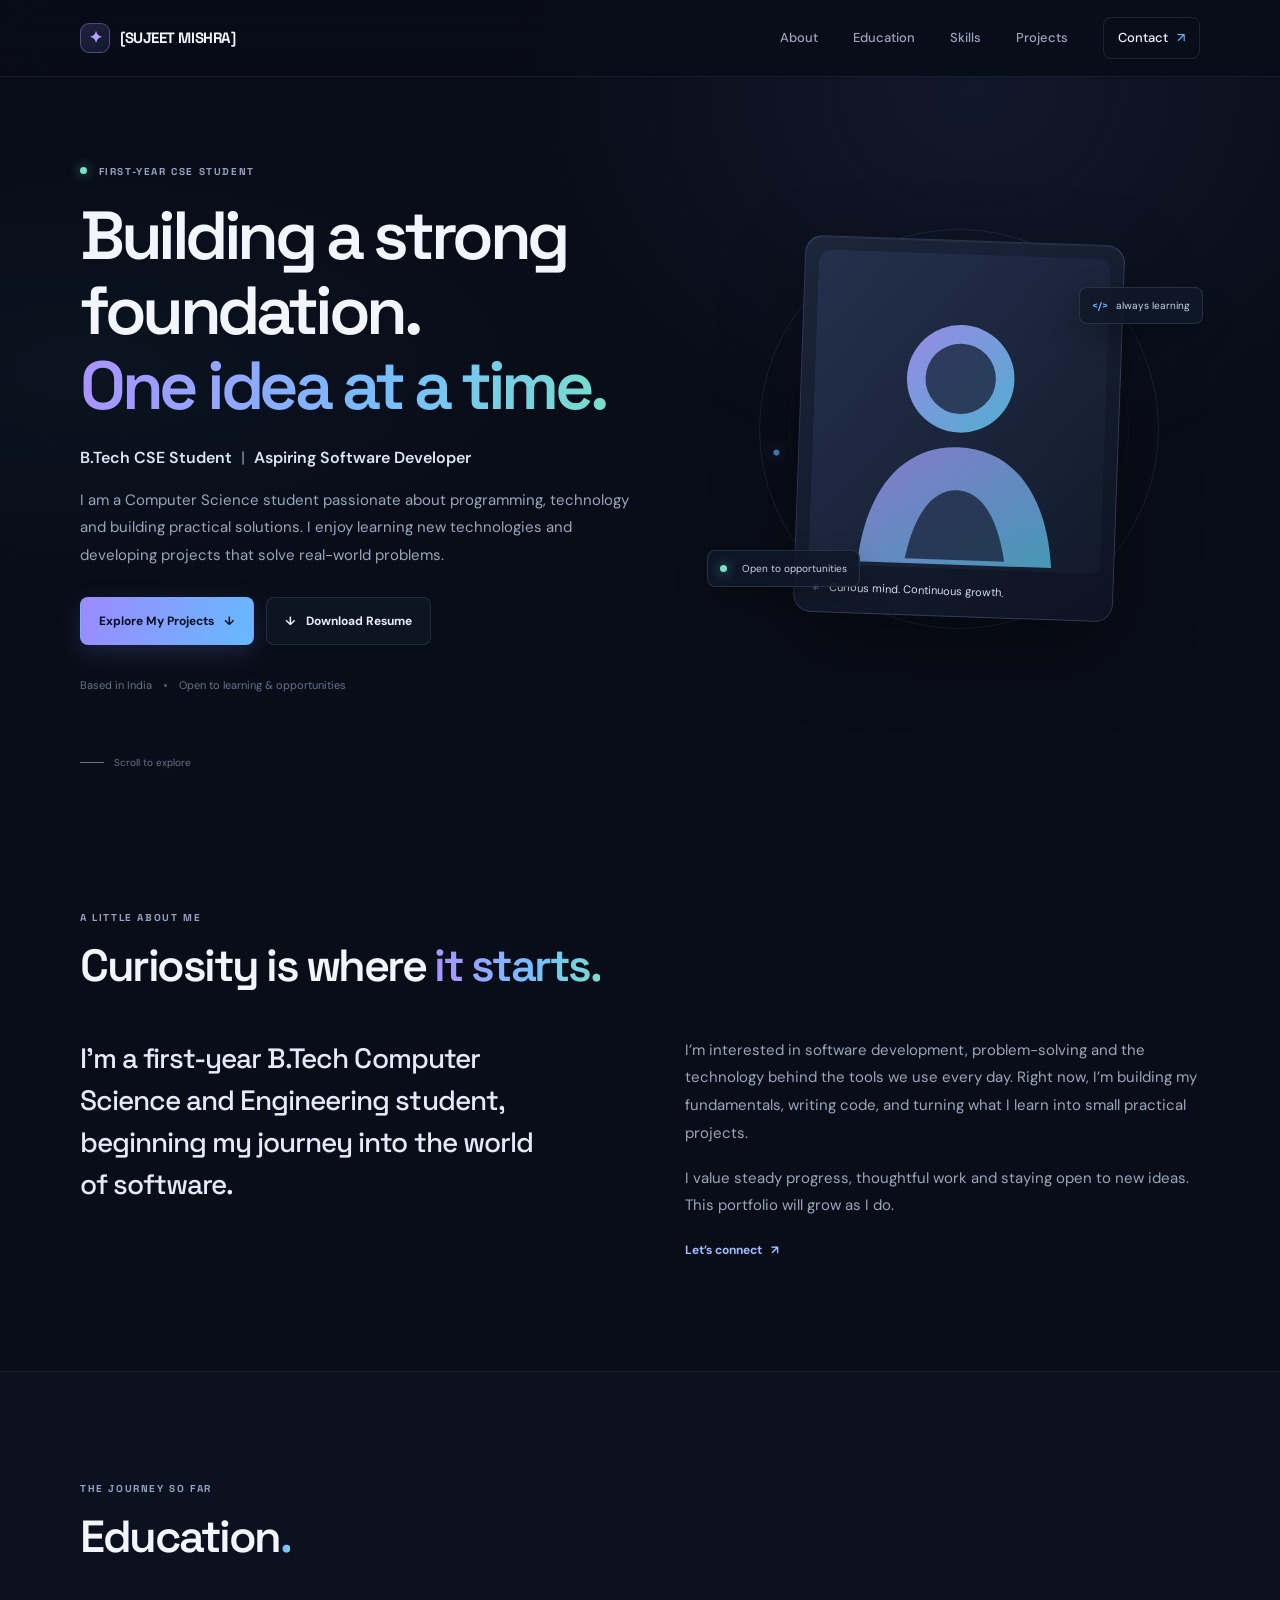
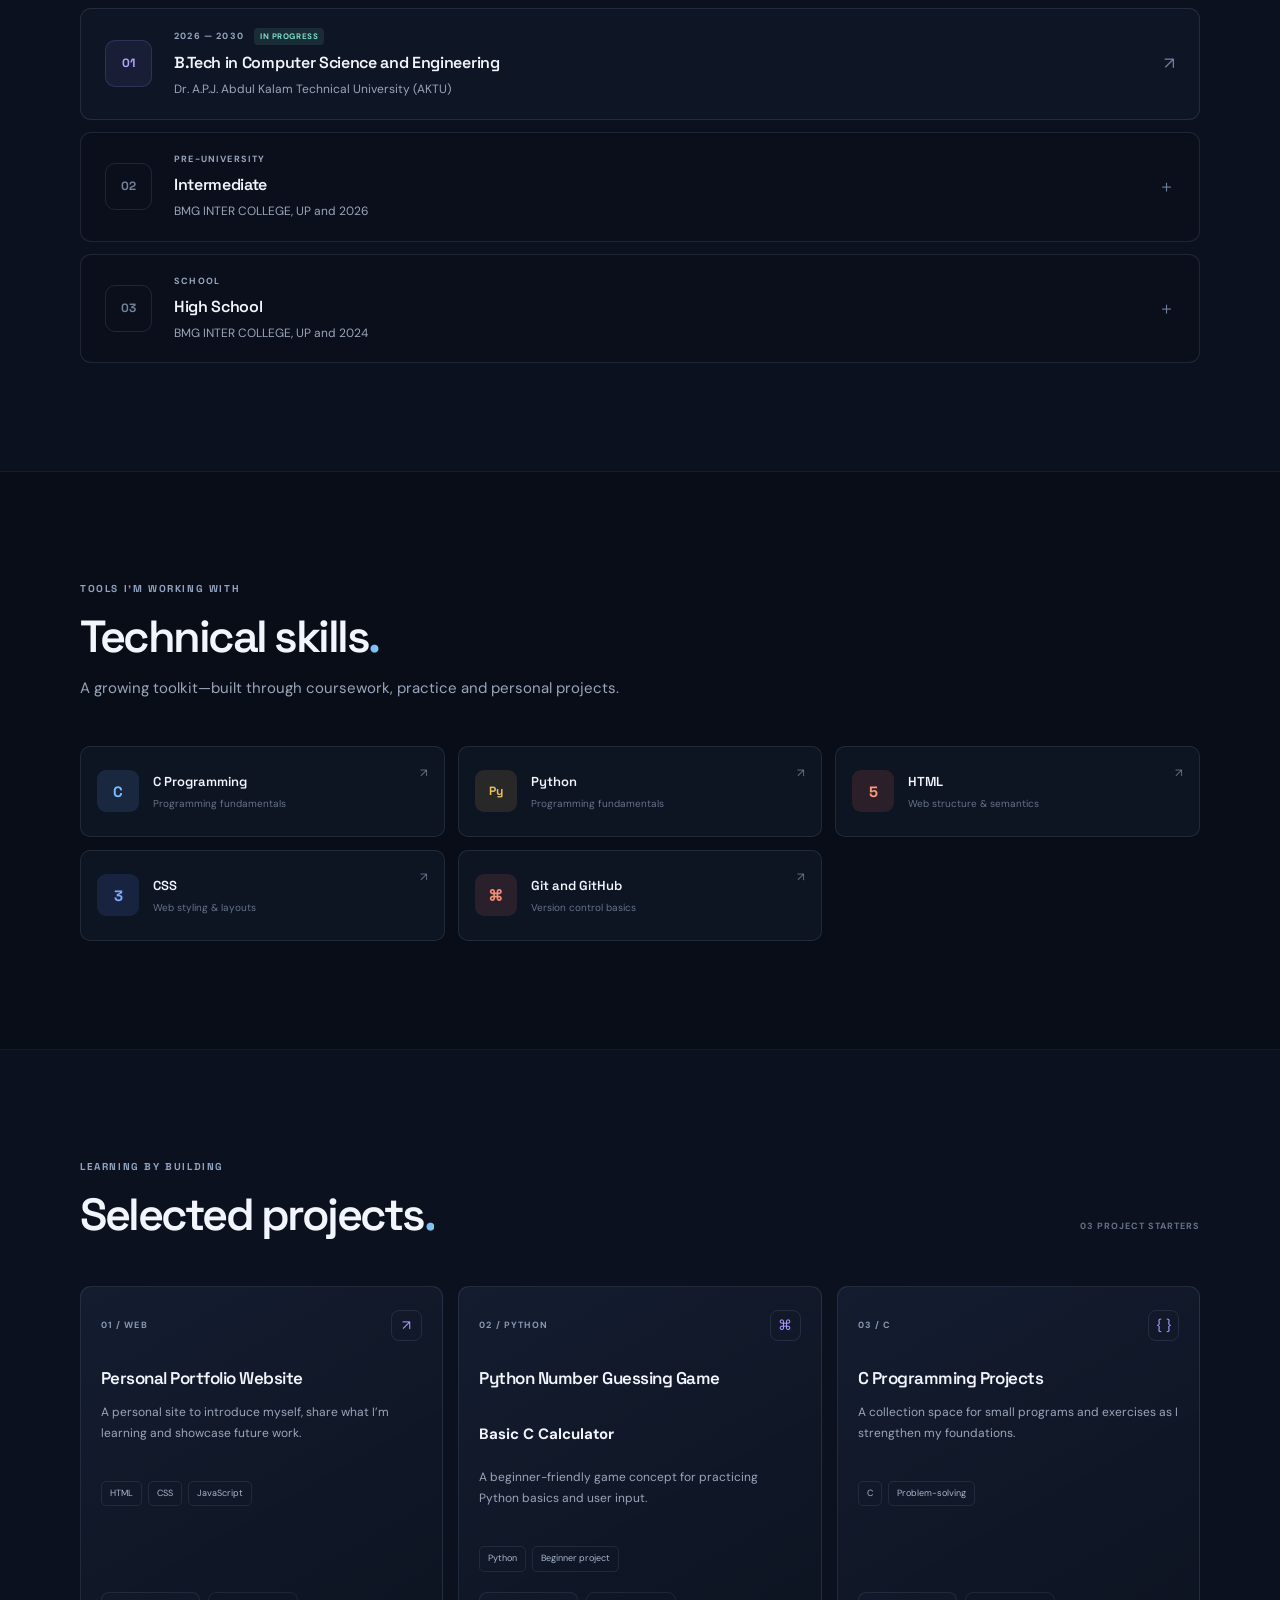
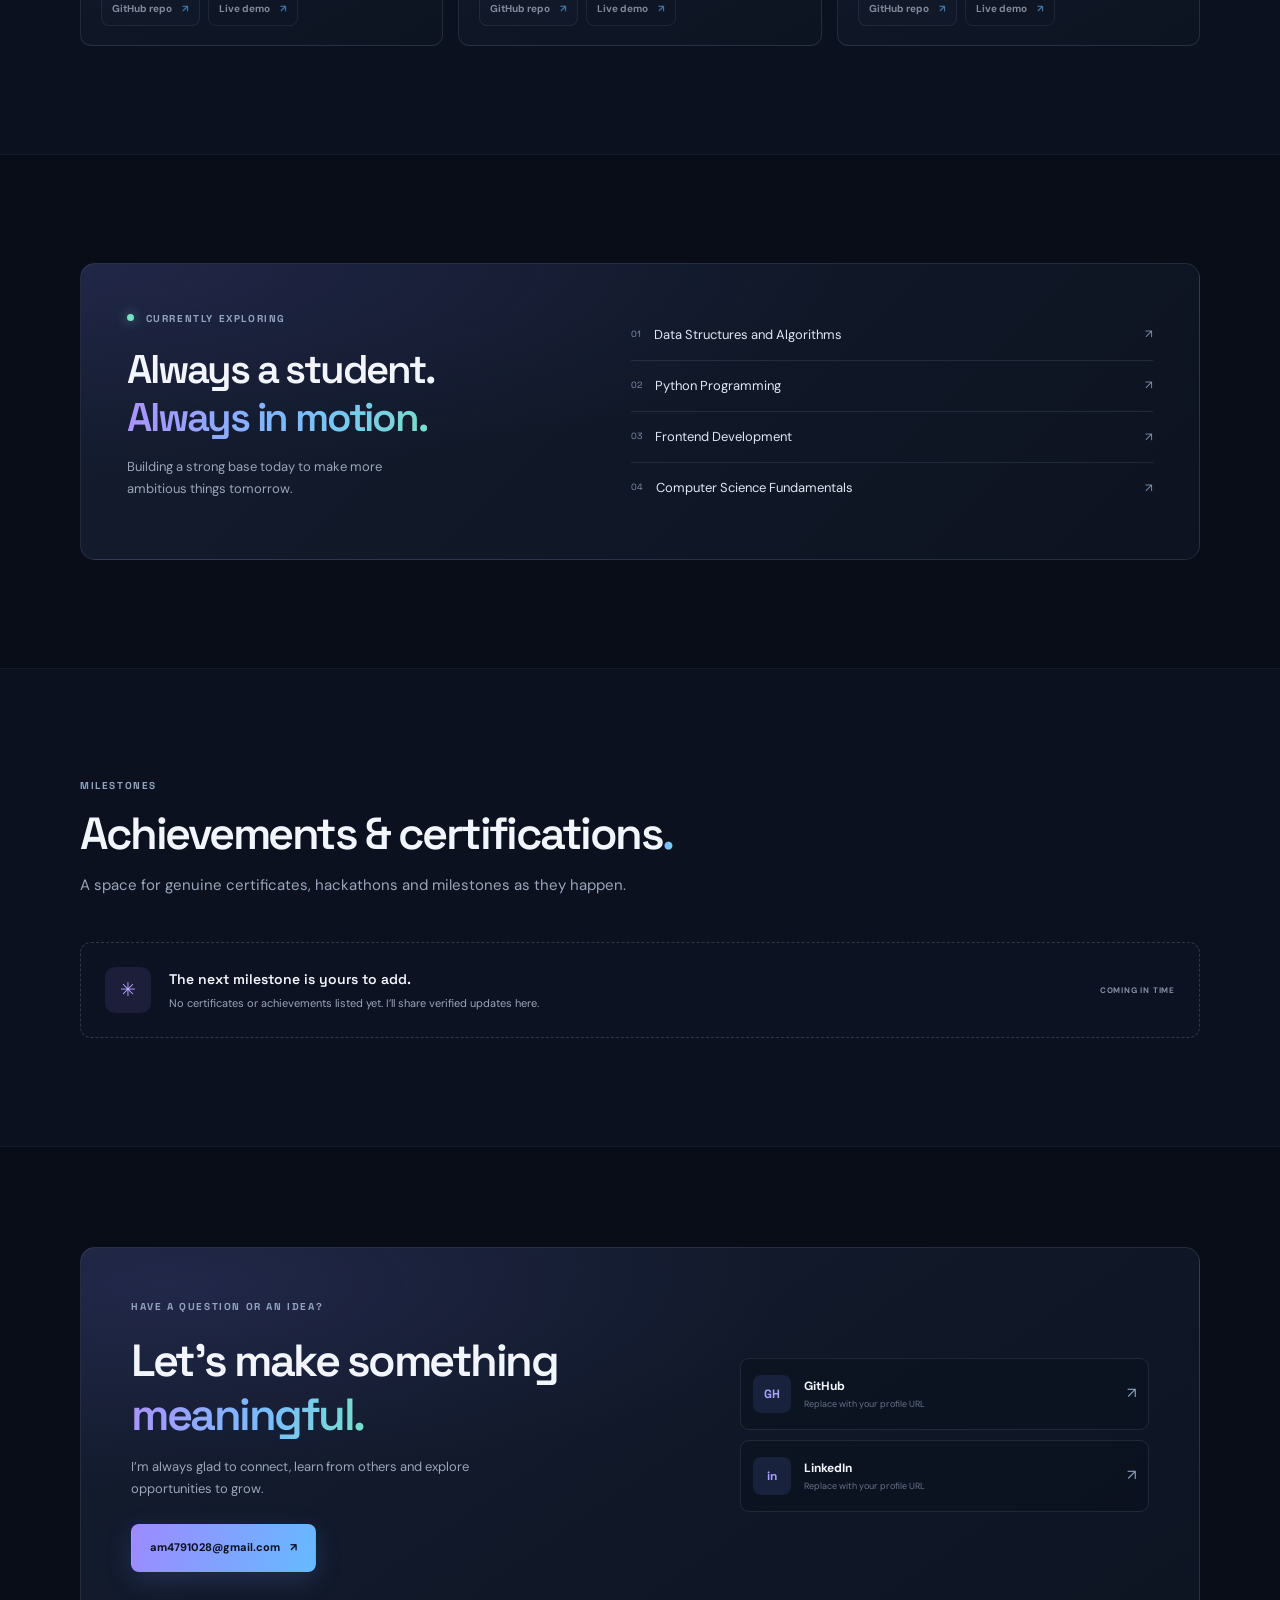
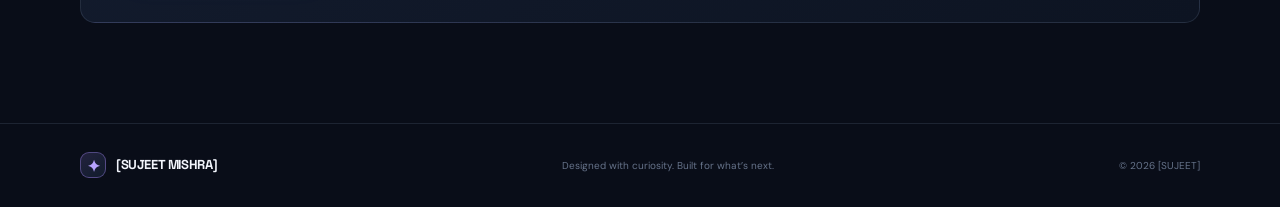
<file: index.html>
<!doctype html>
<html lang="en">
<head>
  <meta charset="utf-8">
  <meta name="viewport" content="width=device-width, initial-scale=1">
  <meta name="theme-color" content="#090d18">
  <meta name="description" content="The portfolio of a B.Tech Computer Science and Engineering student and aspiring software developer.">
  <title>[SUJEET MISHRA] | Aspiring Software Developer</title>
  <link rel="preconnect" href="https://fonts.googleapis.com">
  <link rel="preconnect" href="https://fonts.gstatic.com" crossorigin>
  <link href="https://fonts.googleapis.com/css2?family=DM+Sans:wght@400;500;600;700&family=Space+Grotesk:wght@400;500;600;700&display=swap" rel="stylesheet">
  <link rel="stylesheet" href="style.css">
  <script src="script.js" defer></script>
</head>
<body>
  <a class="skip-link" href="#main">Skip to content</a>
  <header class="site-header">
    <nav class="nav container" aria-label="Main navigation">
      <a class="brand" href="#home" aria-label="[SUJEET MISHRA], home"><span class="brand-mark">✦</span><span>[SUJEET MISHRA]</span></a>
      <button class="nav-toggle" type="button" aria-expanded="false" aria-controls="nav-links" aria-label="Open navigation">
        <span></span><span></span><span></span>
      </button>
      <div class="nav-links" id="nav-links">
        <a href="#about">About</a>
        <a href="#education">Education</a>
        <a href="#skills">Skills</a>
        <a href="#projects">Projects</a>
        <a href="#contact" class="nav-contact">Contact <span aria-hidden="true">↗</span></a>
      </div>
    </nav>
  </header>

  <main id="main">
    <!-- Intro and primary calls to action -->
    <section class="hero section container" id="home">
      <div class="hero-copy reveal">
        <p class="eyebrow"><span class="status-dot"></span> FIRST-YEAR CSE STUDENT</p>
        <h1>Building a strong foundation.<br><span class="gradient-text">One idea at a time.</span></h1>
        <p class="hero-title">B.Tech CSE Student <span class="title-divider">|</span> Aspiring Software Developer</p>
        <p class="hero-description">I am a Computer Science student passionate about programming, technology and building practical solutions. I enjoy learning new technologies and developing projects that solve real-world problems.</p>
        <div class="hero-actions">
          <a class="button button-primary" href="#projects">Explore My Projects <span aria-hidden="true">↓</span></a>
          <a class="button button-secondary" href="resume.html" download="sujeet-mishra-resume.html"><span aria-hidden="true">↓</span> Download Resume</a>
        </div>
        <div class="hero-meta"><span>Based in India</span><span class="meta-separator"></span><span>Open to learning & opportunities</span></div>
      </div>
      <div class="hero-visual reveal" aria-label="Profile photo placeholder">
        <div class="orbit orbit-one"></div>
        <div class="orbit orbit-two"></div>
        <div class="profile-card">
          <div class="profile-art">
            <img src="images/profile-placeholder.svg" alt="Illustrated profile placeholder; replace with a professional photo">
          </div>
          <div class="profile-caption"><span class="caption-icon">✳</span><span>Curious mind. Continuous growth.</span></div>
        </div>
        <div class="float-tag tag-code"><span>&lt;/&gt;</span> always learning</div>
        <div class="float-tag tag-location"><span class="status-dot"></span> Open to opportunities</div>
      </div>
      <a class="scroll-cue" href="#about"><span></span> Scroll to explore</a>
    </section>

    <!-- Short professional introduction -->
    <section class="section container" id="about">
      <div class="section-heading reveal">
        <p class="eyebrow">A LITTLE ABOUT ME</p>
        <h2>Curiosity is where <span class="gradient-text">it starts.</span></h2>
      </div>
      <div class="about-grid">
        <p class="about-lead reveal">I’m a first-year B.Tech Computer Science and Engineering student, beginning my journey into the world of software.</p>
        <div class="about-detail reveal">
          <p>I’m interested in software development, problem-solving and the technology behind the tools we use every day. Right now, I’m building my fundamentals, writing code, and turning what I learn into small practical projects.</p>
          <p>I value steady progress, thoughtful work and staying open to new ideas. This portfolio will grow as I do.</p>
          <a class="text-link" href="#contact">Let’s connect <span aria-hidden="true">↗</span></a>
        </div>
      </div>
    </section>

    <!-- Education timeline -->
    <section class="section section-muted" id="education">
      <div class="container">
        <div class="section-heading reveal">
          <p class="eyebrow">THE JOURNEY SO FAR</p>
          <h2>Education<span class="gradient-text">.</span></h2>
        </div>
        <div class="education-list">
          <article class="education-card reveal">
            <div class="education-icon" aria-hidden="true">01</div>
            <div class="education-info">
              <p class="card-kicker">2026 — 2030 <span class="current-label">IN PROGRESS</span></p>
              <h3>B.Tech in Computer Science and Engineering</h3>
              <p>Dr. A.P.J. Abdul Kalam Technical University (AKTU)</p>
            </div>
            <span class="education-arrow" aria-hidden="true">↗</span>
          </article>
          <article class="education-card education-placeholder reveal">
            <div class="education-icon" aria-hidden="true">02</div>
            <div class="education-info">
              <p class="card-kicker">PRE-UNIVERSITY</p>
              <h3>Intermediate</h3>
              <p>BMG INTER COLLEGE, UP and 2026</p>
            </div>
            <span class="education-arrow" aria-hidden="true">＋</span>
          </article>
          <article class="education-card education-placeholder reveal">
            <div class="education-icon" aria-hidden="true">03</div>
            <div class="education-info">
              <p class="card-kicker">SCHOOL</p>
              <h3>High School</h3>
              <p>BMG INTER COLLEGE, UP and 2024</p>
            </div>
            <span class="education-arrow" aria-hidden="true">＋</span>
          </article>
        </div>
      </div>
    </section>

    <!-- Skills are listed without unsupported proficiency claims -->
    <section class="section container" id="skills">
      <div class="section-heading reveal">
        <p class="eyebrow">TOOLS I’M WORKING WITH</p>
        <h2>Technical skills<span class="gradient-text">.</span></h2>
        <p class="section-intro">A growing toolkit—built through coursework, practice and personal projects.</p>
      </div>
      <div class="skills-grid">
        <article class="skill-card reveal"><span class="skill-symbol symbol-c">C</span><div><h3>C Programming</h3><p>Programming fundamentals</p></div><span class="skill-arrow" aria-hidden="true">↗</span></article>
        <article class="skill-card reveal"><span class="skill-symbol symbol-py">Py</span><div><h3>Python</h3><p>Programming fundamentals</p></div><span class="skill-arrow" aria-hidden="true">↗</span></article>
        <article class="skill-card reveal"><span class="skill-symbol symbol-html">5</span><div><h3>HTML</h3><p>Web structure & semantics</p></div><span class="skill-arrow" aria-hidden="true">↗</span></article>
        <article class="skill-card reveal"><span class="skill-symbol symbol-css">3</span><div><h3>CSS</h3><p>Web styling & layouts</p></div><span class="skill-arrow" aria-hidden="true">↗</span></article>
        <article class="skill-card reveal"><span class="skill-symbol symbol-git">⌘</span><div><h3>Git and GitHub</h3><p>Version control basics</p></div><span class="skill-arrow" aria-hidden="true">↗</span></article>
      </div>
    </section>

    <!-- Project links remain disabled until real project URLs are added -->
    <section class="section section-muted" id="projects">
      <div class="container">
        <div class="section-heading section-heading-row reveal">
          <div><p class="eyebrow">LEARNING BY BUILDING</p><h2>Selected projects<span class="gradient-text">.</span></h2></div>
          <span class="project-count">03 PROJECT STARTERS</span>
        </div>
        <div class="projects-grid">
          <article class="project-card reveal">
            <div class="project-top"><span class="project-number">01 / WEB</span><span class="project-icon" aria-hidden="true">↗</span></div>
            <h3>Personal Portfolio Website</h3>
            <p>A personal site to introduce myself, share what I’m learning and showcase future work.</p>
            <div class="tag-list"><span>HTML</span><span>CSS</span><span>JavaScript</span></div>
            <div class="project-actions"><button class="button button-small" type="button" disabled title="Add your GitHub repository URL when it is available">GitHub repo <span aria-hidden="true">↗</span></button><button class="button button-small button-outline" type="button" disabled title="Add your live demo URL when it is available">Live demo <span aria-hidden="true">↗</span></button></div>
          </article>
          <article class="project-card reveal">
            <div class="project-top"><span class="project-number">02 / PYTHON</span><span class="project-icon" aria-hidden="true">⌘</span></div>
            <h3>Python Number Guessing Game</h3>
            <h4>Basic C Calculator</h4>
            <p>A beginner-friendly game concept for practicing Python basics and user input.</p>
            <div class="tag-list"><span>Python</span><span>Beginner project</span></div>
            <div class="project-actions"><button class="button button-small" type="button" disabled title="Add your GitHub repository URL when it is available">GitHub repo <span aria-hidden="true">↗</span></button><button class="button button-small button-outline" type="button" disabled title="Add your live demo URL when it is available">Live demo <span aria-hidden="true">↗</span></button></div>
          </article>
          <article class="project-card reveal">
            <div class="project-top"><span class="project-number">03 / C</span><span class="project-icon" aria-hidden="true">{ }</span></div>
            <h3>C Programming Projects</h3>
            <p>A collection space for small programs and exercises as I strengthen my foundations.</p>
            <div class="tag-list"><span>C</span><span>Problem-solving</span></div>
            <div class="project-actions"><button class="button button-small" type="button" disabled title="Add your GitHub repository URL when it is available">GitHub repo <span aria-hidden="true">↗</span></button><button class="button button-small button-outline" type="button" disabled title="Add your live demo URL when it is available">Live demo <span aria-hidden="true">↗</span></button></div>
          </article>
        </div>
      </div>
    </section>

    <!-- Current learning goals -->
    <section class="section container" id="learning">
      <div class="learning-panel reveal">
        <div class="learning-copy">
          <p class="eyebrow"><span class="status-dot"></span> CURRENTLY EXPLORING</p>
          <h2>Always a student.<br><span class="gradient-text">Always in motion.</span></h2>
          <p>Building a strong base today to make more ambitious things tomorrow.</p>
        </div>
        <ul class="learning-list">
          <li><span>01</span> Data Structures and Algorithms <span class="list-arrow" aria-hidden="true">↗</span></li>
          <li><span>02</span> Python Programming <span class="list-arrow" aria-hidden="true">↗</span></li>
          <li><span>03</span> Frontend Development <span class="list-arrow" aria-hidden="true">↗</span></li>
          <li><span>04</span> Computer Science Fundamentals <span class="list-arrow" aria-hidden="true">↗</span></li>
        </ul>
      </div>
    </section>

    <!-- Space for verified future credentials -->
    <section class="section section-muted" id="achievements">
      <div class="container">
        <div class="section-heading reveal">
          <p class="eyebrow">MILESTONES</p>
          <h2>Achievements & certifications<span class="gradient-text">.</span></h2>
          <p class="section-intro">A space for genuine certificates, hackathons and milestones as they happen.</p>
        </div>
        <div class="empty-state reveal">
          <span class="empty-icon" aria-hidden="true">✳</span>
          <div><h3>The next milestone is yours to add.</h3><p>No certificates or achievements listed yet. I’ll share verified updates here.</p></div>
          <span class="empty-label">COMING IN TIME</span>
        </div>
      </div>
    </section>

    <!-- Contact placeholders are intentionally explicit and editable -->
    <section class="section container contact-section" id="contact">
      <div class="contact-panel reveal">
        <div class="contact-copy">
          <p class="eyebrow">HAVE A QUESTION OR AN IDEA?</p>
          <h2>Let’s make something<br><span class="gradient-text">meaningful.</span></h2>
          <p>I’m always glad to connect, learn from others and explore opportunities to grow.</p>
          <a class="button button-primary" href="mailto:am4791028@gmail.com">am4791028@gmail.com <span aria-hidden="true">↗</span></a>
        </div>
        <div class="social-links">
          <a href="//https://github.com/sujeetmishra76%E2%81%A0" target="_blank" rel="noreferrer"><span class="social-icon" aria-hidden="true">GH</span><span><strong>GitHub</strong><small>Replace with your profile URL</small></span><span class="social-arrow" aria-hidden="true">↗</span></a>
          <a href="https://www.instagram.com/sujit.mishra.894?rpxt=MThyMTI3dzR2ZWRmMg==/" target="_blank" rel="noreferrer"><span class="social-icon" aria-hidden="true">in</span><span><strong>LinkedIn</strong><small>Replace with your profile URL</small></span><span class="social-arrow" aria-hidden="true">↗</span></a>
        </div>
      </div>
    </section>
  </main>

  <footer class="site-footer">
    <div class="container footer-inner">
      <a class="brand" href="#home"><span class="brand-mark">✦</span><span>[SUJEET MISHRA]</span></a>
      <p>Designed with curiosity. Built for what’s next.</p>
      <span class="copyright">© <span id="year">2026</span> [SUJEET]</span>
    </div>
  </footer>
</body>
</html>
</file>
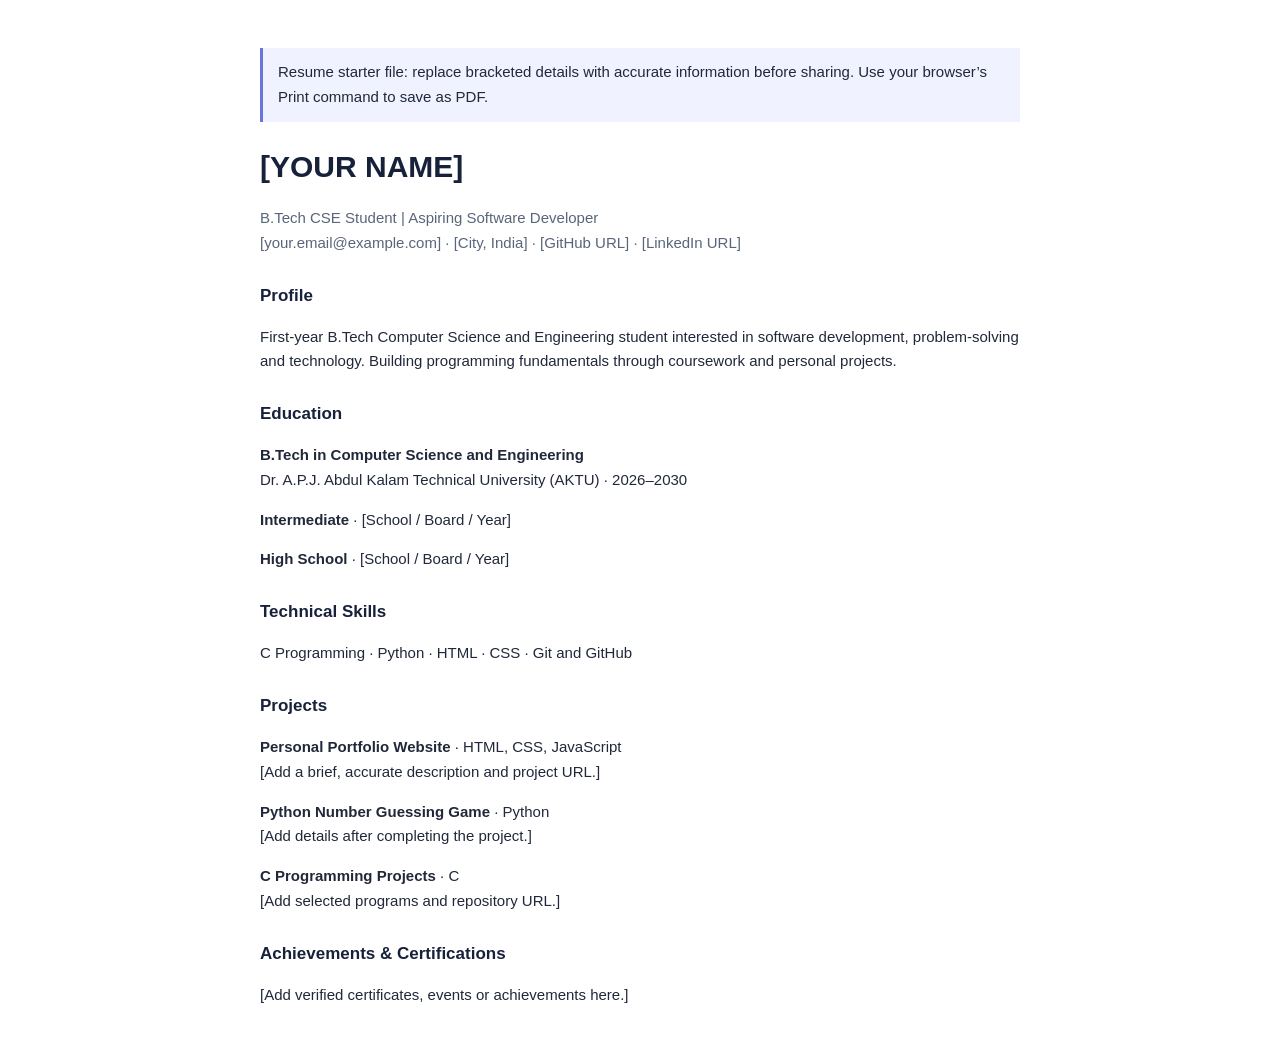
<file: resume.html>
<!doctype html>
<html lang="en">
<head>
  <meta charset="utf-8">
  <meta name="viewport" content="width=device-width, initial-scale=1">
  <title>Resume | [YOUR NAME]</title>
  <style>
    body { max-width: 760px; margin: 48px auto; padding: 0 24px; color: #20283a; font: 15px/1.65 Arial, sans-serif; }
    h1, h2 { color: #17213a; } h1 { margin-bottom: 4px; } h2 { margin: 26px 0 8px; font-size: 17px; }
    .note { padding: 12px 15px; border-left: 3px solid #6a75d9; background: #f0f2ff; }
    .muted { color: #59657b; } @media print { body { margin: 20px auto; } .note { display: none; } }
  </style>
</head>
<body>
  <p class="note">Resume starter file: replace bracketed details with accurate information before sharing. Use your browser’s Print command to save as PDF.</p>
  <h1>[YOUR NAME]</h1>
  <p class="muted">B.Tech CSE Student | Aspiring Software Developer<br>[your.email@example.com] · [City, India] · [GitHub URL] · [LinkedIn URL]</p>
  <h2>Profile</h2>
  <p>First-year B.Tech Computer Science and Engineering student interested in software development, problem-solving and technology. Building programming fundamentals through coursework and personal projects.</p>
  <h2>Education</h2>
  <p><strong>B.Tech in Computer Science and Engineering</strong><br>Dr. A.P.J. Abdul Kalam Technical University (AKTU) · 2026–2030</p>
  <p><strong>Intermediate</strong> · [School / Board / Year]</p>
  <p><strong>High School</strong> · [School / Board / Year]</p>
  <h2>Technical Skills</h2>
  <p>C Programming · Python · HTML · CSS · Git and GitHub</p>
  <h2>Projects</h2>
  <p><strong>Personal Portfolio Website</strong> · HTML, CSS, JavaScript<br>[Add a brief, accurate description and project URL.]</p>
  <p><strong>Python Number Guessing Game</strong> · Python<br>[Add details after completing the project.]</p>
  <p><strong>C Programming Projects</strong> · C<br>[Add selected programs and repository URL.]</p>
  <h2>Achievements & Certifications</h2>
  <p>[Add verified certificates, events or achievements here.]</p>
</body>
</html>
</file>
<file: style.css>
:root {
  color-scheme: dark;
  --bg: #090d18;
  --surface: #0e1422;
  --surface-raised: #121b2c;
  --text: #f2f5fc;
  --muted: #9aa6bb;
  --subtle: #66738a;
  --line: rgba(157, 176, 212, .14);
  --blue: #67b7ff;
  --purple: #a78bfa;
  --mint: #78e2c5;
  --font-body: "DM Sans", sans-serif;
  --font-display: "Space Grotesk", sans-serif;
  --container: 1120px;
}

* { box-sizing: border-box; }
html { scroll-behavior: smooth; scroll-padding-top: 86px; }
body { margin: 0; background: var(--bg); color: var(--text); font-family: var(--font-body); font-size: 15px; line-height: 1.7; -webkit-font-smoothing: antialiased; }
body::before { position: fixed; z-index: -1; inset: 0; background: radial-gradient(ellipse at 76% 10%, rgba(84, 105, 190, .12), transparent 34%), radial-gradient(ellipse at 7% 41%, rgba(44, 131, 173, .06), transparent 30%); content: ""; pointer-events: none; }
a { color: inherit; text-decoration: none; }
button { font: inherit; }
::selection { color: #080d18; background: #8ed3ff; }
.container { width: min(var(--container), calc(100% - 48px)); margin-inline: auto; }
.section { padding-block: 108px; }
.section-muted { border-block: 1px solid rgba(157, 176, 212, .07); background: rgba(14, 20, 34, .68); }
.skip-link { position: absolute; z-index: 20; top: 10px; left: 10px; padding: 10px 14px; transform: translateY(-150%); border-radius: 8px; background: white; color: #0a0d16; }
.skip-link:focus { transform: translateY(0); }
.site-header { position: sticky; z-index: 10; top: 0; border-bottom: 1px solid rgba(157, 176, 212, .1); background: rgba(9, 13, 24, .84); backdrop-filter: blur(18px); }
.nav { display: flex; min-height: 76px; align-items: center; justify-content: space-between; }
.brand { display: inline-flex; align-items: center; gap: 10px; font-family: var(--font-display); font-size: 15px; font-weight: 700; letter-spacing: -.03em; }
.brand-mark { display: grid; width: 30px; height: 30px; place-items: center; border: 1px solid rgba(167, 139, 250, .4); border-radius: 9px; background: linear-gradient(140deg, rgba(167, 139, 250, .17), rgba(103, 183, 255, .09)); color: #b7a3ff; font-size: 16px; }
.nav-links { display: flex; align-items: center; gap: 35px; color: var(--muted); font-size: 13px; font-weight: 500; }
.nav-links a { transition: color .2s ease; }
.nav-links a:hover, .nav-links a:focus-visible { color: var(--text); }
.nav-contact { padding: 9px 14px; border: 1px solid var(--line); border-radius: 8px; color: var(--text); }
.nav-contact span { margin-left: 6px; color: var(--blue); }
.nav-toggle { display: none; }
.hero { position: relative; display: grid; min-height: 660px; grid-template-columns: 1.1fr .9fr; align-items: center; gap: 50px; padding-top: 86px; padding-bottom: 106px; }
.hero-copy { position: relative; z-index: 1; }
.eyebrow { margin: 0 0 19px; color: #92a4c1; font-family: var(--font-display); font-size: 10px; font-weight: 700; letter-spacing: .16em; }
.status-dot { display: inline-block; width: 7px; height: 7px; margin-right: 7px; border-radius: 50%; background: var(--mint); box-shadow: 0 0 12px rgba(120, 226, 197, .65); vertical-align: 1px; }
h1, h2, h3, p { margin-top: 0; }
h1, h2, h3 { font-family: var(--font-display); }
h1 { margin-bottom: 21px; font-size: clamp(42px, 5.4vw, 68px); font-weight: 600; letter-spacing: -.065em; line-height: 1.1; }
.gradient-text { background: linear-gradient(100deg, #a994ff 3%, #78bdff 58%, #77dfcb 100%); background-clip: text; -webkit-text-fill-color: transparent; }
.hero-title { margin-bottom: 15px; color: #dce5f6; font-size: 16px; font-weight: 600; }
.title-divider { padding-inline: 5px; color: #64728b; }
.hero-description { max-width: 555px; margin-bottom: 27px; color: var(--muted); font-size: 15px; line-height: 1.85; }
.hero-actions { display: flex; flex-wrap: wrap; gap: 12px; }
.button { display: inline-flex; min-height: 48px; align-items: center; justify-content: center; gap: 10px; padding: 0 18px; border: 1px solid transparent; border-radius: 8px; cursor: pointer; font-size: 12px; font-weight: 700; transition: transform .2s ease, border-color .2s ease, background .2s ease, box-shadow .2s ease; }
.button:hover:not(:disabled) { transform: translateY(-2px); }
.button-primary { background: linear-gradient(110deg, #9d8aff, #65baff); box-shadow: 0 8px 26px rgba(111, 130, 231, .2); color: #0b1020; }
.button-primary:hover { box-shadow: 0 10px 32px rgba(111, 130, 231, .34); }
.button-secondary { border-color: var(--line); background: rgba(18, 27, 44, .6); color: #e8edf8; }
.button-secondary:hover { border-color: rgba(167, 139, 250, .5); }
.hero-meta { display: flex; align-items: center; gap: 12px; margin-top: 31px; color: var(--subtle); font-size: 11px; }
.meta-separator { width: 3px; height: 3px; border-radius: 50%; background: #526179; }
.hero-visual { position: relative; display: grid; min-height: 430px; place-items: center; }
.profile-card { position: relative; z-index: 1; width: min(320px, 78%); padding: 13px; overflow: hidden; border: 1px solid rgba(174, 190, 225, .18); border-radius: 18px; background: linear-gradient(145deg, rgba(29, 39, 61, .94), rgba(14, 20, 34, .96)); box-shadow: 0 30px 80px rgba(0, 0, 0, .35), inset 0 1px rgba(255, 255, 255, .05); transform: rotate(2deg); }
.profile-art { display: grid; height: 315px; overflow: hidden; place-items: end center; border-radius: 11px; background: radial-gradient(ellipse at 50% 35%, rgba(119, 113, 211, .35), transparent 45%), linear-gradient(155deg, #1a2840, #111a2b 73%); }
.profile-art img { width: 100%; height: 100%; object-fit: cover; }
.profile-caption { display: flex; align-items: center; gap: 9px; padding: 13px 4px 2px; color: #d7dfef; font-size: 11px; }
.caption-icon { color: #a894ff; }
.orbit { position: absolute; width: 400px; height: 400px; border: 1px solid rgba(150, 168, 208, .12); border-radius: 50%; }
.orbit::after { position: absolute; top: 48px; right: 51px; width: 8px; height: 8px; border-radius: 50%; background: #8b8bff; box-shadow: 0 0 17px #9c8cff; content: ""; }
.orbit-two { width: 340px; height: 340px; border-style: dashed; opacity: .7; transform: rotate(35deg); }
.orbit-two::after { top: auto; right: auto; bottom: 42px; left: 30px; width: 6px; height: 6px; background: var(--blue); }
.float-tag { position: absolute; z-index: 2; display: flex; align-items: center; gap: 8px; padding: 9px 12px; border: 1px solid rgba(177, 194, 225, .15); border-radius: 8px; background: rgba(16, 24, 40, .9); box-shadow: 0 12px 30px rgba(0, 0, 0, .25); color: #c9d4e8; font-size: 10px; }
.float-tag span:not(.status-dot) { color: var(--blue); font-family: var(--font-display); font-weight: 700; }
.tag-code { top: 73px; right: -3px; }
.tag-location { bottom: 57px; left: -12px; }
.scroll-cue { position: absolute; bottom: 30px; left: 0; display: flex; align-items: center; gap: 10px; color: var(--subtle); font-size: 10px; }
.scroll-cue span { width: 24px; height: 1px; background: #69758b; }
.section-heading { max-width: 700px; margin-bottom: 44px; }
.section-heading .eyebrow { margin-bottom: 13px; }
h2 { margin-bottom: 12px; font-size: clamp(32px, 4vw, 45px); font-weight: 600; letter-spacing: -.055em; line-height: 1.2; }
.section-intro { max-width: 550px; margin-bottom: 0; color: var(--muted); }
.about-grid { display: grid; grid-template-columns: 1fr 1fr; gap: 90px; }
.about-lead { max-width: 455px; margin: 0; color: #e5eafa; font-family: var(--font-display); font-size: clamp(21px, 2.5vw, 28px); font-weight: 500; letter-spacing: -.035em; line-height: 1.5; }
.about-detail p { margin-bottom: 17px; color: var(--muted); line-height: 1.85; }
.text-link { display: inline-flex; gap: 9px; margin-top: 3px; color: #9fbdff; font-size: 12px; font-weight: 700; }
.text-link:hover { color: white; }
.education-list { display: grid; gap: 12px; }
.education-card { display: flex; min-height: 105px; align-items: center; gap: 22px; padding: 19px 24px; border: 1px solid var(--line); border-radius: 11px; background: rgba(18, 27, 44, .56); transition: border-color .2s, transform .2s; }
.education-card:hover { transform: translateX(4px); border-color: rgba(135, 157, 204, .34); }
.education-icon { display: grid; width: 47px; height: 47px; flex: 0 0 47px; place-items: center; border: 1px solid rgba(156, 140, 255, .18); border-radius: 10px; background: rgba(139, 125, 235, .09); color: #b5a6ff; font-family: var(--font-display); font-size: 12px; font-weight: 700; }
.education-info { flex: 1; }
.card-kicker { margin-bottom: 4px; color: #99a8c0; font-size: 9px; font-weight: 700; letter-spacing: .13em; }
.current-label { display: inline-block; margin-left: 7px; padding: 2px 6px; border-radius: 4px; background: rgba(120, 226, 197, .11); color: var(--mint); font-size: 8px; letter-spacing: .07em; }
.education-info h3 { margin-bottom: 3px; font-size: 16px; font-weight: 600; letter-spacing: -.02em; }
.education-info > p:last-child { margin-bottom: 0; color: var(--muted); font-size: 12px; }
.education-placeholder { background: rgba(10, 15, 26, .4); }
.education-placeholder .education-icon { border-color: var(--line); background: transparent; color: #75839b; }
.education-arrow { color: #71819b; font-size: 17px; }
.skills-grid { display: grid; grid-template-columns: repeat(3, 1fr); gap: 13px; }
.skill-card { display: flex; min-height: 91px; align-items: center; gap: 14px; padding: 16px; border: 1px solid var(--line); border-radius: 10px; background: rgba(17, 25, 41, .67); transition: transform .2s ease, border-color .2s ease, background .2s ease; }
.skill-card:hover { transform: translateY(-3px); border-color: rgba(123, 163, 223, .34); background: rgba(24, 35, 56, .8); }
.skill-symbol { display: grid; width: 42px; height: 42px; flex: 0 0 42px; place-items: center; border-radius: 9px; font-family: var(--font-display); font-size: 15px; font-weight: 700; }
.symbol-c { background: rgba(101, 173, 255, .13); color: #7ab9ff; }
.symbol-py { background: rgba(255, 205, 88, .11); color: #e8c15e; font-size: 12px; }
.symbol-html { background: rgba(255, 127, 92, .12); color: #ff9878; }
.symbol-css { background: rgba(97, 150, 255, .13); color: #81aaff; }
.symbol-git { background: rgba(239, 124, 101, .12); color: #f18e78; }
.skill-card h3 { margin-bottom: 2px; font-size: 13px; font-weight: 600; }
.skill-card p { margin: 0; color: var(--subtle); font-size: 10px; }
.skill-arrow { margin-left: auto; align-self: flex-start; color: #65738a; font-size: 12px; }
.section-heading-row { display: flex; max-width: none; align-items: end; justify-content: space-between; }
.section-heading-row h2 { margin-bottom: 0; }
.project-count { padding-bottom: 8px; color: var(--subtle); font-size: 9px; font-weight: 700; letter-spacing: .11em; }
.projects-grid { display: grid; grid-template-columns: repeat(3, 1fr); gap: 15px; }
.project-card { display: flex; min-height: 310px; flex-direction: column; padding: 23px 20px 19px; border: 1px solid var(--line); border-radius: 11px; background: linear-gradient(150deg, rgba(21, 31, 51, .88), rgba(14, 20, 34, .9)); transition: transform .22s ease, border-color .22s ease; }
.project-card:hover { transform: translateY(-4px); border-color: rgba(145, 161, 206, .32); }
.project-top { display: flex; align-items: center; justify-content: space-between; margin-bottom: 23px; }
.project-number { color: #8899b4; font-size: 9px; font-weight: 700; letter-spacing: .12em; }
.project-icon { display: grid; width: 31px; height: 31px; place-items: center; border: 1px solid rgba(150, 168, 208, .14); border-radius: 8px; color: #a997ff; font-size: 14px; }
.project-card h3 { margin-bottom: 9px; font-size: 17px; font-weight: 600; letter-spacing: -.03em; }
.project-card > p { min-height: 64px; margin-bottom: 15px; color: var(--muted); font-size: 12px; line-height: 1.75; }
.tag-list { display: flex; flex-wrap: wrap; gap: 6px; margin-bottom: 20px; }
.tag-list span { padding: 4px 8px; border: 1px solid rgba(157, 176, 212, .12); border-radius: 5px; color: #aab8cf; font-size: 9px; }
.project-actions { display: flex; gap: 8px; margin-top: auto; }
.button-small { min-height: 34px; padding: 0 10px; border-color: rgba(157, 176, 212, .2); background: rgba(20, 30, 48, .7); color: #d4ddef; font-size: 10px; }
.button-outline { background: transparent; }
.button:disabled { cursor: not-allowed; opacity: .58; }
.button-small span { color: var(--blue); }
.learning-panel { display: grid; grid-template-columns: .9fr 1.1fr; gap: 76px; padding: 46px; border: 1px solid rgba(163, 177, 213, .15); border-radius: 15px; background: radial-gradient(ellipse at 2% 2%, rgba(112, 99, 216, .14), transparent 49%), linear-gradient(135deg, rgba(20, 29, 48, .98), rgba(13, 19, 32, .98)); }
.learning-copy h2 { margin-bottom: 14px; font-size: clamp(30px, 3.8vw, 40px); }
.learning-copy > p:last-child { max-width: 310px; margin-bottom: 0; color: var(--muted); font-size: 13px; }
.learning-list { align-self: center; margin: 0; padding: 0; list-style: none; }
.learning-list li { display: flex; align-items: center; gap: 13px; padding: 14px 0; border-bottom: 1px solid var(--line); color: #e0e7f4; font-size: 13px; }
.learning-list li:last-child { border-bottom: 0; }
.learning-list li > span:first-child { color: #8190aa; font-family: var(--font-display); font-size: 9px; }
.list-arrow { margin-left: auto; color: #8392aa; font-size: 12px; }
.empty-state { display: flex; align-items: center; gap: 18px; padding: 24px; border: 1px dashed rgba(157, 176, 212, .23); border-radius: 11px; background: rgba(16, 23, 38, .56); }
.empty-icon { display: grid; width: 46px; height: 46px; flex: 0 0 46px; place-items: center; border-radius: 10px; background: rgba(167, 139, 250, .1); color: #b5a5ff; font-size: 19px; }
.empty-state h3 { margin-bottom: 3px; font-size: 14px; font-weight: 600; }
.empty-state p { margin-bottom: 0; color: var(--muted); font-size: 11px; }
.empty-label { margin-left: auto; color: #8492a8; font-size: 8px; font-weight: 700; letter-spacing: .1em; white-space: nowrap; }
.contact-section { padding-top: 100px; padding-bottom: 100px; }
.contact-panel { display: grid; grid-template-columns: 1.15fr .85fr; align-items: center; gap: 55px; padding: 50px; border: 1px solid rgba(161, 178, 215, .15); border-radius: 15px; background: radial-gradient(ellipse at 8% 10%, rgba(116, 105, 223, .15), transparent 42%), linear-gradient(145deg, #141d30, #0d1422); }
.contact-copy h2 { margin-bottom: 14px; }
.contact-copy > p:not(.eyebrow) { max-width: 400px; margin-bottom: 23px; color: var(--muted); font-size: 13px; }
.contact-copy .button { font-size: 11px; }
.social-links { display: grid; gap: 10px; }
.social-links > a { display: flex; min-height: 72px; align-items: center; gap: 13px; padding: 12px; border: 1px solid var(--line); border-radius: 9px; background: rgba(10, 16, 28, .54); transition: border-color .2s ease, transform .2s ease; }
.social-links > a:hover { transform: translateX(3px); border-color: rgba(138, 161, 207, .38); }
.social-icon { display: grid; width: 38px; height: 38px; flex: 0 0 38px; place-items: center; border-radius: 8px; background: rgba(119, 141, 255, .12); color: #a9a2ff; font-family: var(--font-display); font-size: 12px; font-weight: 700; }
.social-links strong, .social-links small { display: block; }
.social-links strong { margin-bottom: 1px; font-size: 12px; }
.social-links small { color: var(--subtle); font-size: 9px; }
.social-arrow { margin-left: auto; color: #8ca0bc; }
.site-footer { border-top: 1px solid var(--line); }
.footer-inner { display: flex; min-height: 83px; align-items: center; justify-content: space-between; gap: 18px; }
.footer-inner .brand { font-size: 13px; }
.footer-inner .brand-mark { width: 26px; height: 26px; }
.footer-inner p, .copyright { margin: 0; color: var(--subtle); font-size: 10px; }
.reveal { opacity: 0; transform: translateY(15px); transition: opacity .65s ease, transform .65s ease; }
.reveal.is-visible { opacity: 1; transform: translateY(0); }

@media (max-width: 900px) {
  .hero { min-height: 600px; grid-template-columns: 1.1fr .9fr; gap: 20px; }
  .hero-visual { transform: scale(.88); }
  .about-grid { gap: 45px; }
  .skills-grid { grid-template-columns: repeat(2, 1fr); }
  .projects-grid { grid-template-columns: repeat(2, 1fr); }
  .project-card:last-child { grid-column: 1 / -1; min-height: 270px; }
  .project-card:last-child > p { min-height: auto; }
  .learning-panel { gap: 35px; padding: 35px; }
  .contact-panel { gap: 30px; padding: 38px; }
}

@media (max-width: 650px) {
  html { scroll-padding-top: 72px; }
  .container { width: min(100% - 36px, var(--container)); }
  .section { padding-block: 75px; }
  .nav { min-height: 66px; }
  .nav-toggle { display: flex; width: 40px; height: 40px; flex-direction: column; align-items: center; justify-content: center; gap: 5px; border: 1px solid var(--line); border-radius: 8px; background: transparent; cursor: pointer; }
  .nav-toggle span { width: 16px; height: 1.5px; border-radius: 2px; background: #dce5f6; transition: transform .2s ease, opacity .2s ease; }
  .nav-toggle[aria-expanded="true"] span:first-child { transform: translateY(6.5px) rotate(45deg); }
  .nav-toggle[aria-expanded="true"] span:nth-child(2) { opacity: 0; }
  .nav-toggle[aria-expanded="true"] span:last-child { transform: translateY(-6.5px) rotate(-45deg); }
  .nav-links { position: absolute; top: 65px; right: 0; left: 0; display: none; align-items: stretch; gap: 0; padding: 8px 18px 17px; border-bottom: 1px solid var(--line); background: rgba(9, 13, 24, .98); }
  .nav-links.is-open { display: flex; flex-direction: column; }
  .nav-links a { padding: 12px 4px; }
  .nav-contact { margin-top: 7px; text-align: center; }
  .hero { min-height: auto; grid-template-columns: 1fr; gap: 8px; padding-top: 72px; padding-bottom: 88px; }
  .hero-copy { order: 1; }
  .hero-visual { min-height: 370px; order: 0; transform: none; }
  .profile-card { width: 215px; }
  .profile-art { height: 230px; }
  .orbit { width: 290px; height: 290px; }
  .orbit-two { width: 250px; height: 250px; }
  .tag-code { top: 40px; right: 3px; }
  .tag-location { bottom: 30px; left: 0; }
  .hero h1 { font-size: clamp(40px, 12vw, 58px); }
  .hero-title { font-size: 14px; }
  .hero-description { font-size: 14px; }
  .scroll-cue { bottom: 25px; }
  .about-grid { grid-template-columns: 1fr; gap: 21px; }
  .section-heading { margin-bottom: 31px; }
  .skills-grid { gap: 9px; }
  .skill-card { gap: 10px; padding: 12px 10px; }
  .skill-symbol { width: 36px; height: 36px; flex-basis: 36px; }
  .skill-card h3 { font-size: 11px; }
  .skill-card p { font-size: 9px; }
  .projects-grid { grid-template-columns: 1fr; }
  .project-card:last-child { grid-column: auto; min-height: 310px; }
  .section-heading-row { align-items: start; gap: 12px; }
  .project-count { padding-top: 5px; font-size: 8px; text-align: right; }
  .learning-panel { grid-template-columns: 1fr; gap: 25px; padding: 26px 22px; }
  .learning-copy h2 { font-size: 34px; }
  .learning-list li { font-size: 11px; }
  .empty-state { align-items: flex-start; padding: 19px 16px; }
  .empty-icon { width: 38px; height: 38px; flex-basis: 38px; }
  .empty-label { display: none; }
  .contact-section { padding-block: 72px; }
  .contact-panel { grid-template-columns: 1fr; gap: 28px; padding: 27px 21px; }
  .contact-copy .button { max-width: 100%; padding-inline: 13px; font-size: 10px; }
  .footer-inner { min-height: 110px; flex-wrap: wrap; justify-content: space-between; padding-block: 19px; }
  .footer-inner p { display: none; }
}

@media (prefers-reduced-motion: reduce) {
  *, *::before, *::after { scroll-behavior: auto !important; animation-duration: .01ms !important; animation-iteration-count: 1 !important; transition-duration: .01ms !important; }
  .reveal { opacity: 1; transform: none; }
}
</file>
